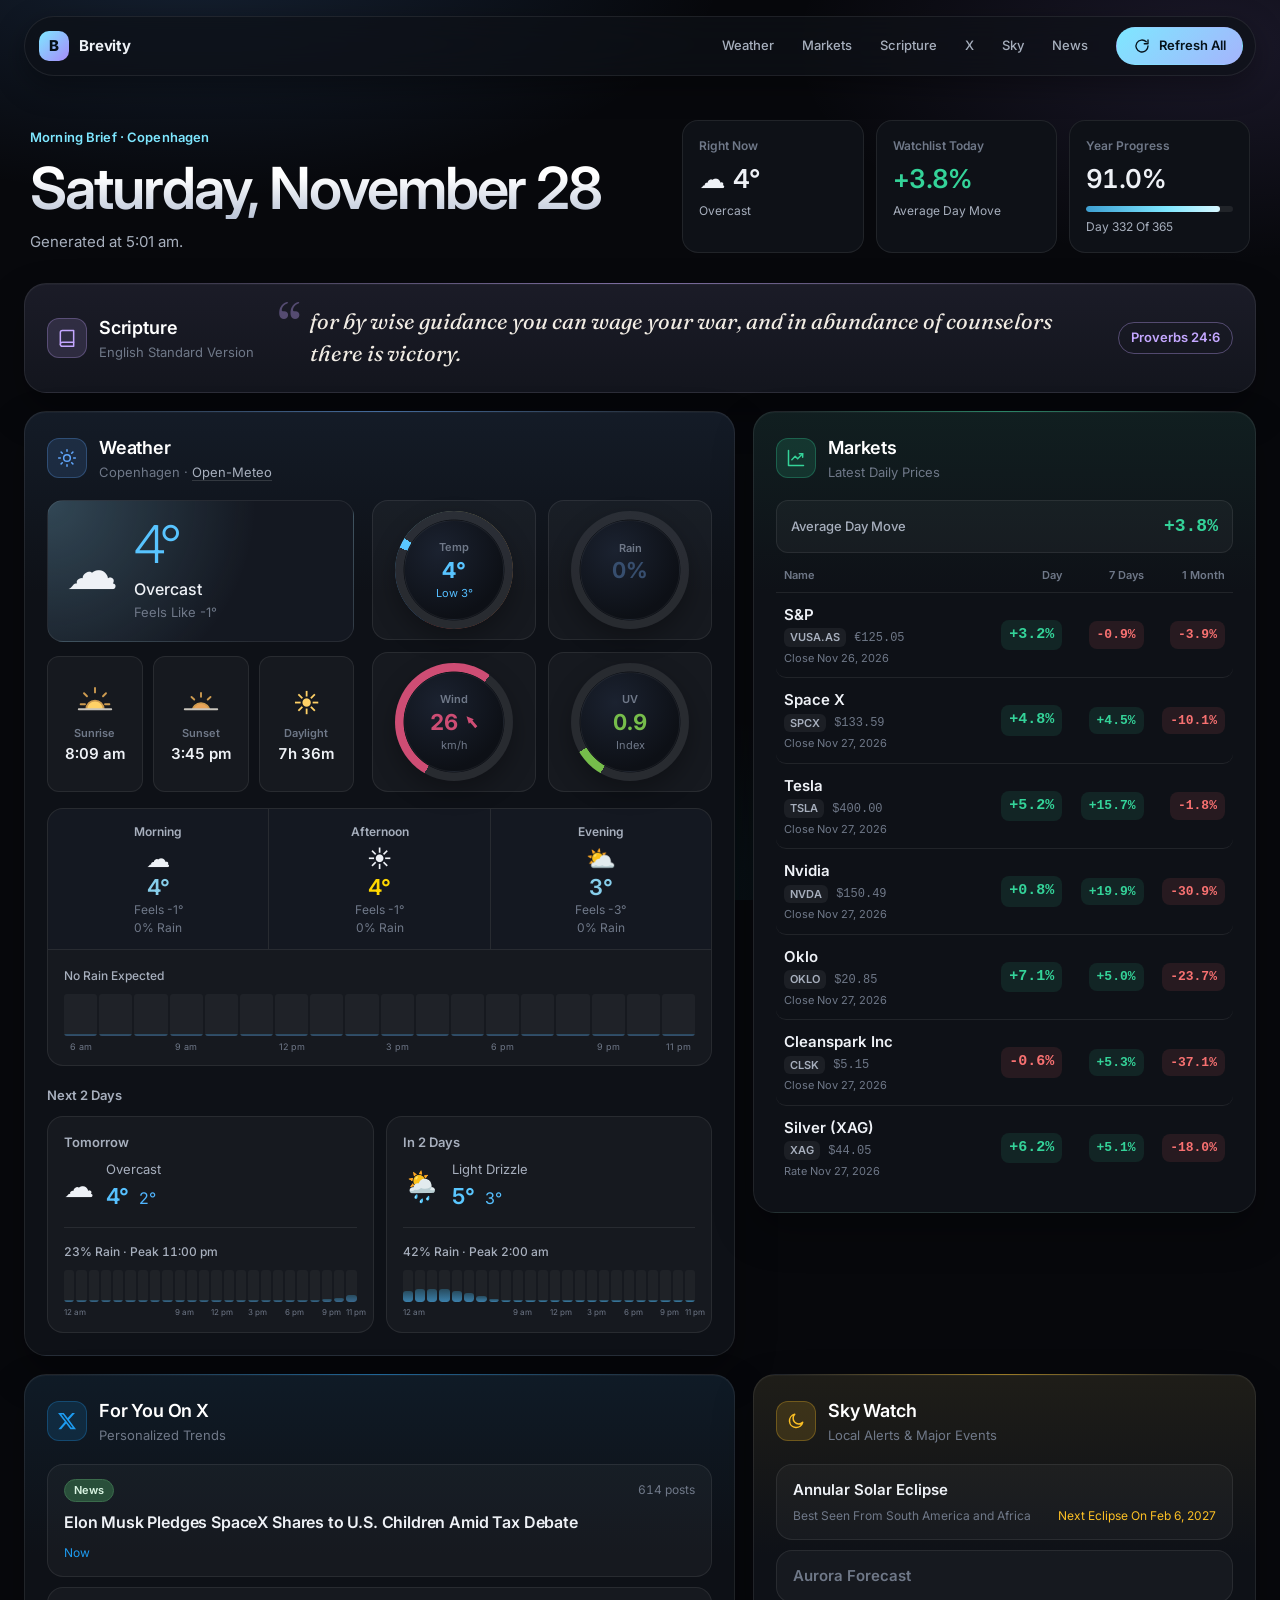
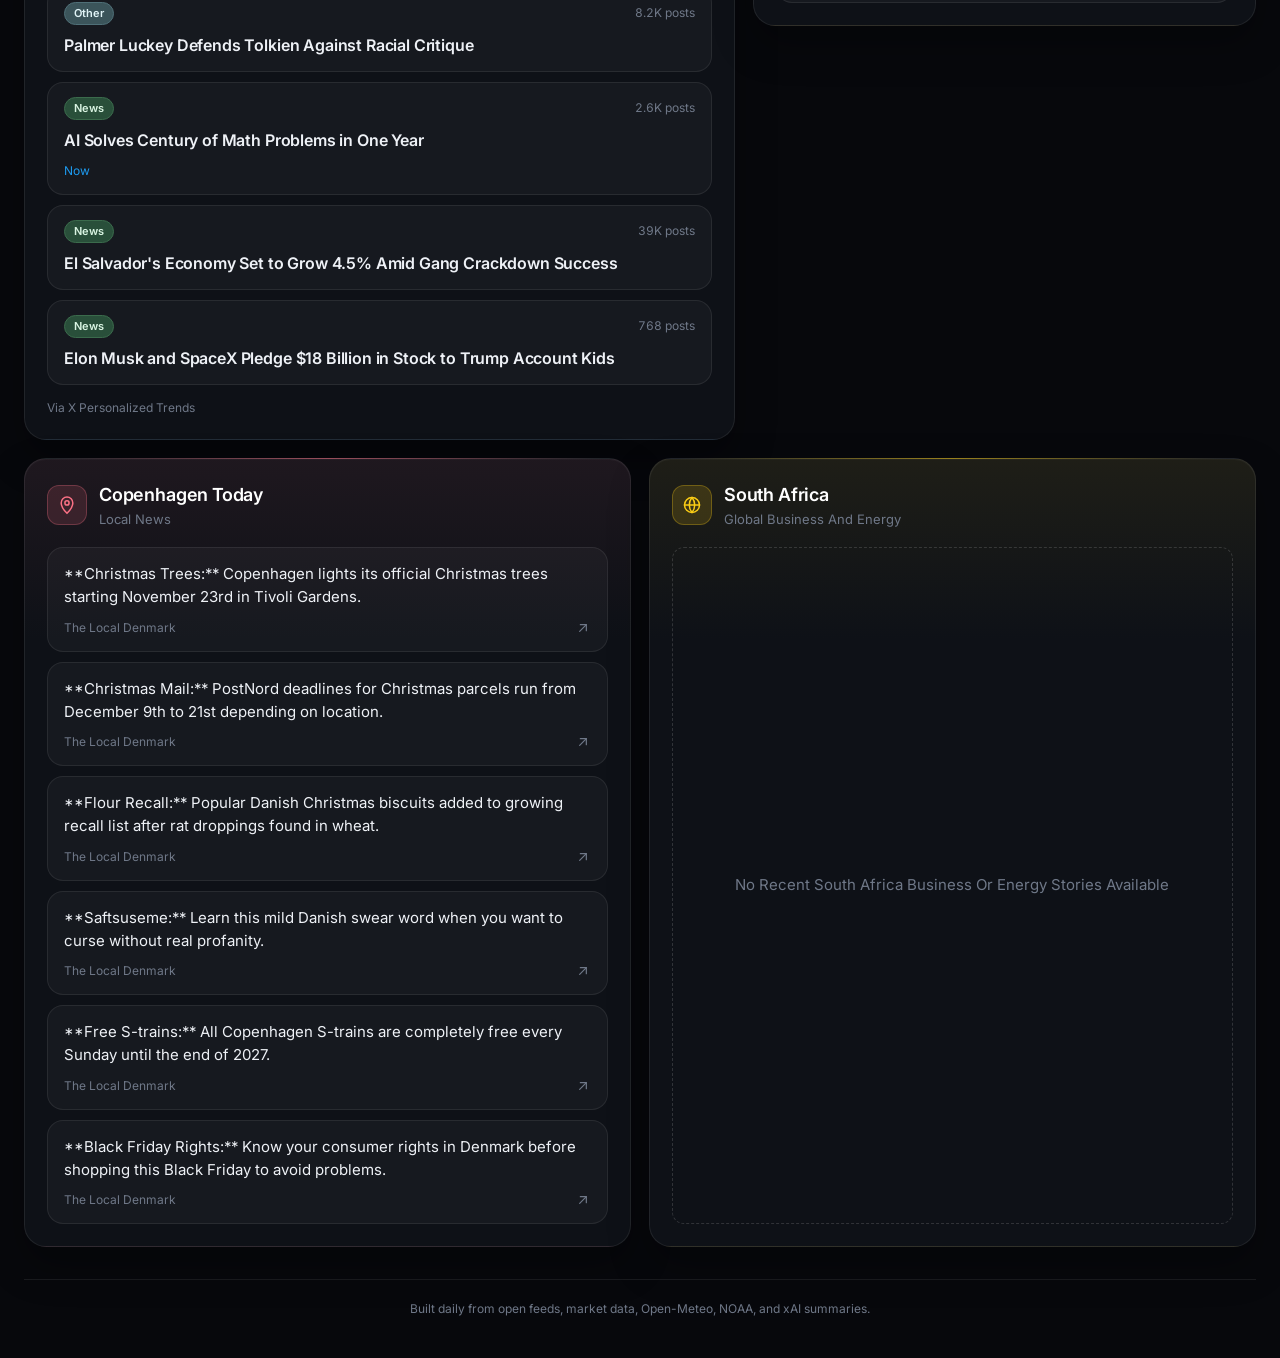
<file: index.html>
<!DOCTYPE html>
<html lang="en"><head>
    <meta charset="UTF-8">
    <meta name="viewport" content="width=device-width, initial-scale=1">
    <title>Brevity · Saturday, November 28</title>
    <meta name="description" content="Daily morning brief covering weather, markets, X, sky watch, and curated news.">
    <meta name="brevity-date" content="2026-11-28">
    <meta name="brevity-generated" content="2026-11-28T05:01:42+01:00" data-clock="5:01 am">
    <meta name="color-scheme" content="dark">
    <meta name="theme-color" content="#07080c">
    <link rel="icon" href="resources/favicon.png?v=eclipse" type="image/png">
    <link rel="icon" href="resources/favicon-32.png?v=eclipse" type="image/png" sizes="32x32">
    <link rel="icon" href="resources/favicon-16.png?v=eclipse" type="image/png" sizes="16x16">
    <link rel="apple-touch-icon" href="resources/apple-touch-icon.png?v=eclipse" sizes="180x180">
    <link rel="preconnect" href="https://fonts.googleapis.com" media="screen">
    <link rel="preconnect" href="https://fonts.gstatic.com" crossorigin media="screen">
    <link rel="stylesheet"
        href="https://fonts.googleapis.com/css2?family=Inter:wght@300;400;500;600;700&family=Fraunces:ital,wght@1,400;1,500&display=swap"
        media="screen">
    <link rel="stylesheet" href="brevity.css?v=revamp2">
    <link rel="stylesheet" href="brevity-web.css?v=revamp2" media="screen">
    <script src="brevity.js?v=revamp2" defer></script>
</head>

<body>
    <div class="page">
        <nav class="topbar" aria-label="Sections">
            <a class="brand" href="#top" aria-label="Brevity Home">
                <span class="brand-mark" aria-hidden="true">B</span>
                <span class="brand-name">Brevity</span>
            </a>
            <div class="topbar-links">
                <a href="#weather">Weather</a>
                <a href="#markets">Markets</a>
                <a href="#scripture">Scripture</a>
                <a href="#x">X</a>
                <a href="#sky">Sky</a>
                <a href="#copenhagen">News</a>
            </div>
            <button type="button" class="btn btn-primary" data-refresh-all data-repo="deanosmith/Brevity-Web"
                data-workflow="main.yml">
                <svg class="icon" viewBox="0 0 24 24" aria-hidden="true" focusable="false"><path d="M20 12a8 8 0 1 1-2.34-5.66" />
    <path d="M20 4v5h-5" /></svg><span data-refresh-label>Refresh All</span>
            </button>
        </nav>

        <header class="hero" id="top">
            <div class="hero-copy">
                <p class="eyebrow">Morning Brief · Copenhagen</p>
                <h1 class="hero-title">Saturday, November 28</h1>
                <p class="hero-sub">Generated at 5:01 am.</p>
            </div>
            <div class="hero-stats">
                <div class="stat">
                    <span class="stat-label">Right Now</span>
                    <span class="stat-value">
                        <span>☁️</span>
                        <span>4°</span>
                    </span>
                    <span class="stat-sub">Overcast</span>
                </div>
                <div class="stat">
                    <span class="stat-label">Watchlist Today</span>
                    <span class="stat-value green">+3.8%</span>
                    <span class="stat-sub">Average Day Move</span>
                </div>
                <div class="stat">
                    <span class="stat-label">Year Progress</span>
                    <span class="stat-value">91.0%</span>
                    <span class="progress" aria-hidden="true"><span class="progress-fill"
                            style="width: 91.0%;"></span></span>
                    <span class="stat-sub">Day 332 Of 365</span>
                </div>
            </div>
        </header>

        <main class="layout">
            <section class="panel scripture-panel" id="scripture">
                <header class="panel-head">
    <div class="panel-title">
        <span class="panel-icon"><svg class="icon" viewBox="0 0 24 24" aria-hidden="true" focusable="false"><path d="M4 19.5A2.5 2.5 0 0 1 6.5 17H20V3H6.5A2.5 2.5 0 0 0 4 5.5z" />
    <path d="M4 19.5A2.5 2.5 0 0 0 6.5 22H20v-5" /></svg></span>
        <div class="panel-title-copy">
            <h2>Scripture</h2>
            <p class="panel-sub">
                English Standard Version
            </p>
        </div>
    </div>
</header>
                <div class="panel-body">
                    <figure class="verse">
                        <blockquote class="verse-text">for by wise guidance you can wage your war, and in abundance of counselors there is victory.</blockquote>
                        <figcaption class="verse-caption">
                            <a class="verse-ref" href="https://www.biblegateway.com/passage/?search=Proverbs%2024%3A6&amp;version=ESV" target="_blank"
                                rel="noopener noreferrer">Proverbs 24:6</a>
                        </figcaption>
                    </figure>
                </div>
            </section>

            <section class="panel weather-panel" id="weather">
                <header class="panel-head">
    <div class="panel-title">
        <span class="panel-icon"><svg class="icon" viewBox="0 0 24 24" aria-hidden="true" focusable="false"><circle cx="12" cy="12" r="4" />
    <path
        d="M12 2v2M12 20v2M4.93 4.93l1.41 1.41M17.66 17.66l1.41 1.41M2 12h2M20 12h2M4.93 19.07l1.41-1.41M17.66 6.34l1.41-1.41" /></svg></span>
        <div class="panel-title-copy">
            <h2>Weather</h2>
            <p class="panel-sub">
                Copenhagen
                · <a class="source-link" href="https://open-meteo.com/" target="_blank" rel="noopener noreferrer">Open-Meteo</a>
            </p>
        </div>
    </div>
</header>
                <div class="panel-body">
                    <div class="weather-top">
                        <div class="weather-now-column">
                            <div class="weather-now-card"
                                style="--now-color: #87CEEB;">
                                <div class="weather-hero-icon">☁️
                                </div>
                                <div class="weather-now-copy">
                                    <div class="weather-now-temp" style="color: #58c4ff;">4°</div>
                                    <div class="weather-now-condition">Overcast</div>
                                    <div class="weather-now-feels">Feels Like -1°</div>
                                </div>
                            </div>

                            <div class="sun-path" role="img" aria-label="Sunrise and sunset">
                                <div class="sun-event">
                                    <svg class="sun-event-icon" viewBox="0 0 32 32" aria-hidden="true"
                                        focusable="false">
                                        <defs>
                                            <clipPath id="sunriseClip">
                                                <rect x="0" y="0" width="32" height="21" />
                                            </clipPath>
                                        </defs>
                                        <g clip-path="url(#sunriseClip)">
                                            <circle cx="16" cy="21" r="7" fill="#ffd166" stroke="#cd9b50"
                                                stroke-width="1.4" />
                                            <g fill="none" stroke="#cd9b50" stroke-width="1.5" stroke-linecap="round">
                                                <line x1="16" y1="4" x2="16" y2="7.5" />
                                                <line x1="7.2" y1="8.2" x2="9.6" y2="10.6" />
                                                <line x1="24.8" y1="8.2" x2="22.4" y2="10.6" />
                                                <line x1="4.5" y1="17" x2="8" y2="17" />
                                                <line x1="27.5" y1="17" x2="24" y2="17" />
                                            </g>
                                        </g>
                                        <line x1="3" y1="21" x2="29" y2="21" stroke="#c8c4bc" stroke-width="1.5"
                                            stroke-linecap="round" />
                                    </svg>
                                    <span class="sun-event-label">Sunrise</span>
                                    <span class="sun-event-time">8:09 am</span>
                                </div>
                                <div class="sun-event">
                                    <svg class="sun-event-icon" viewBox="0 0 32 32" aria-hidden="true"
                                        focusable="false">
                                        <defs>
                                            <clipPath id="sunsetClip">
                                                <rect x="0" y="0" width="32" height="21" />
                                            </clipPath>
                                        </defs>
                                        <g clip-path="url(#sunsetClip)">
                                            <circle cx="16" cy="23" r="7" fill="#e8a45a" stroke="#cd9b50"
                                                stroke-width="1.4" />
                                            <g fill="none" stroke="#cd9b50" stroke-width="1.5" stroke-linecap="round">
                                                <line x1="16" y1="8" x2="16" y2="11" />
                                                <line x1="8.4" y1="11.2" x2="10.6" y2="13.2" />
                                                <line x1="23.6" y1="11.2" x2="21.4" y2="13.2" />
                                            </g>
                                        </g>
                                        <line x1="3" y1="21" x2="29" y2="21" stroke="#c8c4bc" stroke-width="1.5"
                                            stroke-linecap="round" />
                                    </svg>
                                    <span class="sun-event-label">Sunset</span>
                                    <span class="sun-event-time">3:45 pm</span>
                                </div>
                                <div class="sun-event sun-daylight">
                                    <span class="sun-event-label">Daylight</span>
                                    <span class="sun-event-time">7h 36m</span>
                                </div>
                            </div>
                        </div>

                        <div class="dial-row">
                            <div class="dial-card">
                                <div class="dial dial-temp"
                                    style="--start: 22.9; --end: 25.7; --accent: #58c4ff;">
                                    <div class="dial-face">
                                        <div class="dial-label">Temp</div>
                                        <div class="dial-value" style="color: #58c4ff;">4°</div>
                                        <div class="dial-sub" style="color: #55beff;">Low 3°</div>
                                    </div>
                                </div>
                            </div>
                            <div class="dial-card">
                                <div class="dial"
                                    style="--progress: 0.0; --accent: #374e6e;">
                                    <div class="dial-face">
                                        <div class="dial-label">Rain</div>
                                        <div class="dial-value" style="color: #374e6e;">0%</div>
                                        <div class="dial-sub"></div>
                                    </div>
                                </div>
                            </div>
                            <div class="dial-card">
                                <div class="dial"
                                    style="--progress: 52.0; --accent: #ce4d74;">
                                    <div class="dial-face">
                                        <div class="dial-label">Wind</div>
                                        <div class="dial-value" style="color: #ce4d74;">26<span class="wind-arrow"
                                                style="--wind-dir: 138;" aria-hidden="true"><svg
                                                    viewBox="0 0 26 14" focusable="false">
                                                    <path d="M1 4.6h12.2V1.6L24.8 7 13.2 12.4V9.4H1z" />
                                                </svg></span></div>
                                        <div class="dial-sub">km/h</div>
                                    </div>
                                </div>
                            </div>
                            <div class="dial-card">
                                <div class="dial"
                                    style="--progress: 8.2; --accent: #76bd4b;">
                                    <div class="dial-face">
                                        <div class="dial-label">UV</div>
                                        <div class="dial-value" style="color: #76bd4b;">0.9</div>
                                        <div class="dial-sub">Index</div>
                                    </div>
                                </div>
                            </div>
                        </div>
                    </div>

                    <div class="period-strip">
                        <div class="period-grid">
                            <div class="period-card">
                                <div class="period-label">Morning</div>
                                <div class="period-icon">☁️</div>
                                <div class="period-temp" 
                                    style="color: #87CEEB;" >4°</div>
                                <div class="period-feels">Feels -1°</div>
                                <div class="period-rain">0% Rain</div>
                            </div>
                            <div class="period-card">
                                <div class="period-label">Afternoon</div>
                                <div class="period-icon">☀️</div>
                                <div class="period-temp" 
                                    style="color: #FFD700;" >4°</div>
                                <div class="period-feels">Feels -1°</div>
                                <div class="period-rain">0% Rain</div>
                            </div>
                            <div class="period-card">
                                <div class="period-label">Evening</div>
                                <div class="period-icon">⛅️</div>
                                <div class="period-temp" 
                                    style="color: #87CEEB;" >3°</div>
                                <div class="period-feels">Feels -3°</div>
                                <div class="period-rain">0% Rain</div>
                            </div>
                        </div>
                        <div class="rain-timeline" style="--rain-color: #374e6e;">
    <div class="rain-timeline-head">
        <span class="rain-timeline-peak">No Rain Expected</span>
    </div>
    <div class="rain-timeline-track" aria-hidden="true">
        <div class="rain-bar" style="--rain: 0;"
            title="6:00 am · 0%"><span
                class="rain-bar-fill"></span></div>
        <div class="rain-bar" style="--rain: 0;"
            title="7:00 am · 0%"><span
                class="rain-bar-fill"></span></div>
        <div class="rain-bar" style="--rain: 0;"
            title="8:00 am · 0%"><span
                class="rain-bar-fill"></span></div>
        <div class="rain-bar" style="--rain: 0;"
            title="9:00 am · 0%"><span
                class="rain-bar-fill"></span></div>
        <div class="rain-bar" style="--rain: 0;"
            title="10:00 am · 0%"><span
                class="rain-bar-fill"></span></div>
        <div class="rain-bar" style="--rain: 0;"
            title="11:00 am · 0%"><span
                class="rain-bar-fill"></span></div>
        <div class="rain-bar" style="--rain: 0;"
            title="12:00 pm · 0%"><span
                class="rain-bar-fill"></span></div>
        <div class="rain-bar" style="--rain: 0;"
            title="1:00 pm · 0%"><span
                class="rain-bar-fill"></span></div>
        <div class="rain-bar" style="--rain: 0;"
            title="2:00 pm · 0%"><span
                class="rain-bar-fill"></span></div>
        <div class="rain-bar" style="--rain: 0;"
            title="3:00 pm · 0%"><span
                class="rain-bar-fill"></span></div>
        <div class="rain-bar" style="--rain: 0;"
            title="4:00 pm · 0%"><span
                class="rain-bar-fill"></span></div>
        <div class="rain-bar" style="--rain: 0;"
            title="5:00 pm · 0%"><span
                class="rain-bar-fill"></span></div>
        <div class="rain-bar" style="--rain: 0;"
            title="6:00 pm · 0%"><span
                class="rain-bar-fill"></span></div>
        <div class="rain-bar" style="--rain: 0;"
            title="7:00 pm · 0%"><span
                class="rain-bar-fill"></span></div>
        <div class="rain-bar" style="--rain: 0;"
            title="8:00 pm · 0%"><span
                class="rain-bar-fill"></span></div>
        <div class="rain-bar" style="--rain: 0;"
            title="9:00 pm · 0%"><span
                class="rain-bar-fill"></span></div>
        <div class="rain-bar" style="--rain: 0;"
            title="10:00 pm · 0%"><span
                class="rain-bar-fill"></span></div>
        <div class="rain-bar" style="--rain: 0;"
            title="11:00 pm · 0%"><span
                class="rain-bar-fill"></span></div>
    </div>
    <div class="rain-timeline-labels">
        <span class="rain-hour">6 am</span>
        <span class="rain-hour is-empty"></span>
        <span class="rain-hour is-empty"></span>
        <span class="rain-hour">9 am</span>
        <span class="rain-hour is-empty"></span>
        <span class="rain-hour is-empty"></span>
        <span class="rain-hour">12 pm</span>
        <span class="rain-hour is-empty"></span>
        <span class="rain-hour is-empty"></span>
        <span class="rain-hour">3 pm</span>
        <span class="rain-hour is-empty"></span>
        <span class="rain-hour is-empty"></span>
        <span class="rain-hour">6 pm</span>
        <span class="rain-hour is-empty"></span>
        <span class="rain-hour is-empty"></span>
        <span class="rain-hour">9 pm</span>
        <span class="rain-hour is-empty"></span>
        <span class="rain-hour">11 pm</span>
    </div>
</div>
                    </div>
                    <div class="forecast-block">
                        <h3 class="block-title">Next 2 Days</h3>
                        <div class="forecast-grid">
                            <div class="forecast-card">
                                <div class="forecast-day">Tomorrow</div>
                                <div class="forecast-main">
                                    <div class="forecast-icon">☁️</div>
                                    <div>
                                        <div class="forecast-condition">Overcast</div>
                                        <div class="forecast-temps">
                                            <span class="hi" style="color: #57c1ff;">4°</span>
                                            <span class="lo" style="color: #51b6ff;">2°</span>
                                        </div>
                                    </div>
                                </div>
                                <div class="rain-timeline compact" style="--rain-color: #39698f;">
    <div class="rain-timeline-head">
        <span class="rain-timeline-peak">23% Rain · Peak 11:00 pm</span>
    </div>
    <div class="rain-timeline-track" aria-hidden="true">
        <div class="rain-bar" style="--rain: 0;"
            title="12:00 am · 0%"><span
                class="rain-bar-fill"></span></div>
        <div class="rain-bar" style="--rain: 0;"
            title="1:00 am · 0%"><span
                class="rain-bar-fill"></span></div>
        <div class="rain-bar" style="--rain: 0;"
            title="2:00 am · 0%"><span
                class="rain-bar-fill"></span></div>
        <div class="rain-bar" style="--rain: 0;"
            title="3:00 am · 0%"><span
                class="rain-bar-fill"></span></div>
        <div class="rain-bar" style="--rain: 0;"
            title="4:00 am · 0%"><span
                class="rain-bar-fill"></span></div>
        <div class="rain-bar" style="--rain: 0;"
            title="5:00 am · 0%"><span
                class="rain-bar-fill"></span></div>
        <div class="rain-bar" style="--rain: 0;"
            title="6:00 am · 0%"><span
                class="rain-bar-fill"></span></div>
        <div class="rain-bar" style="--rain: 0;"
            title="7:00 am · 0%"><span
                class="rain-bar-fill"></span></div>
        <div class="rain-bar" style="--rain: 0;"
            title="8:00 am · 0%"><span
                class="rain-bar-fill"></span></div>
        <div class="rain-bar" style="--rain: 0;"
            title="9:00 am · 0%"><span
                class="rain-bar-fill"></span></div>
        <div class="rain-bar" style="--rain: 0;"
            title="10:00 am · 0%"><span
                class="rain-bar-fill"></span></div>
        <div class="rain-bar" style="--rain: 0;"
            title="11:00 am · 0%"><span
                class="rain-bar-fill"></span></div>
        <div class="rain-bar" style="--rain: 0;"
            title="12:00 pm · 0%"><span
                class="rain-bar-fill"></span></div>
        <div class="rain-bar" style="--rain: 0;"
            title="1:00 pm · 0%"><span
                class="rain-bar-fill"></span></div>
        <div class="rain-bar" style="--rain: 1;"
            title="2:00 pm · 1%"><span
                class="rain-bar-fill"></span></div>
        <div class="rain-bar" style="--rain: 1;"
            title="3:00 pm · 1%"><span
                class="rain-bar-fill"></span></div>
        <div class="rain-bar" style="--rain: 2;"
            title="4:00 pm · 2%"><span
                class="rain-bar-fill"></span></div>
        <div class="rain-bar" style="--rain: 2;"
            title="5:00 pm · 2%"><span
                class="rain-bar-fill"></span></div>
        <div class="rain-bar" style="--rain: 3;"
            title="6:00 pm · 3%"><span
                class="rain-bar-fill"></span></div>
        <div class="rain-bar" style="--rain: 4;"
            title="7:00 pm · 4%"><span
                class="rain-bar-fill"></span></div>
        <div class="rain-bar" style="--rain: 6;"
            title="8:00 pm · 6%"><span
                class="rain-bar-fill"></span></div>
        <div class="rain-bar" style="--rain: 9;"
            title="9:00 pm · 9%"><span
                class="rain-bar-fill"></span></div>
        <div class="rain-bar" style="--rain: 14;"
            title="10:00 pm · 14%"><span
                class="rain-bar-fill"></span></div>
        <div class="rain-bar" style="--rain: 23;"
            title="11:00 pm · 23%"><span
                class="rain-bar-fill"></span></div>
    </div>
    <div class="rain-timeline-labels">
        <span class="rain-hour">12 am</span>
        <span class="rain-hour is-empty"></span>
        <span class="rain-hour is-empty"></span>
        <span class="rain-hour is-empty"></span>
        <span class="rain-hour is-empty"></span>
        <span class="rain-hour is-empty"></span>
        <span class="rain-hour is-empty"></span>
        <span class="rain-hour is-empty"></span>
        <span class="rain-hour is-empty"></span>
        <span class="rain-hour">9 am</span>
        <span class="rain-hour is-empty"></span>
        <span class="rain-hour is-empty"></span>
        <span class="rain-hour">12 pm</span>
        <span class="rain-hour is-empty"></span>
        <span class="rain-hour is-empty"></span>
        <span class="rain-hour">3 pm</span>
        <span class="rain-hour is-empty"></span>
        <span class="rain-hour is-empty"></span>
        <span class="rain-hour">6 pm</span>
        <span class="rain-hour is-empty"></span>
        <span class="rain-hour is-empty"></span>
        <span class="rain-hour">9 pm</span>
        <span class="rain-hour is-empty"></span>
        <span class="rain-hour">11 pm</span>
    </div>
</div>
                            </div>
                            <div class="forecast-card">
                                <div class="forecast-day">In 2 Days</div>
                                <div class="forecast-main">
                                    <div class="forecast-icon">🌦️</div>
                                    <div>
                                        <div class="forecast-condition">Light Drizzle</div>
                                        <div class="forecast-temps">
                                            <span class="hi" style="color: #5ac7ff;">5°</span>
                                            <span class="lo" style="color: #56c0ff;">3°</span>
                                        </div>
                                    </div>
                                </div>
                                <div class="rain-timeline compact" style="--rain-color: #3b80ab;">
    <div class="rain-timeline-head">
        <span class="rain-timeline-peak">42% Rain · Peak 2:00 am</span>
    </div>
    <div class="rain-timeline-track" aria-hidden="true">
        <div class="rain-bar" style="--rain: 34;"
            title="12:00 am · 34%"><span
                class="rain-bar-fill"></span></div>
        <div class="rain-bar" style="--rain: 41;"
            title="1:00 am · 41%"><span
                class="rain-bar-fill"></span></div>
        <div class="rain-bar" style="--rain: 42;"
            title="2:00 am · 42%"><span
                class="rain-bar-fill"></span></div>
        <div class="rain-bar" style="--rain: 40;"
            title="3:00 am · 40%"><span
                class="rain-bar-fill"></span></div>
        <div class="rain-bar" style="--rain: 35;"
            title="4:00 am · 35%"><span
                class="rain-bar-fill"></span></div>
        <div class="rain-bar" style="--rain: 27;"
            title="5:00 am · 27%"><span
                class="rain-bar-fill"></span></div>
        <div class="rain-bar" style="--rain: 18;"
            title="6:00 am · 18%"><span
                class="rain-bar-fill"></span></div>
        <div class="rain-bar" style="--rain: 10;"
            title="7:00 am · 10%"><span
                class="rain-bar-fill"></span></div>
        <div class="rain-bar" style="--rain: 6;"
            title="8:00 am · 6%"><span
                class="rain-bar-fill"></span></div>
        <div class="rain-bar" style="--rain: 4;"
            title="9:00 am · 4%"><span
                class="rain-bar-fill"></span></div>
        <div class="rain-bar" style="--rain: 2;"
            title="10:00 am · 2%"><span
                class="rain-bar-fill"></span></div>
        <div class="rain-bar" style="--rain: 1;"
            title="11:00 am · 1%"><span
                class="rain-bar-fill"></span></div>
        <div class="rain-bar" style="--rain: 0;"
            title="12:00 pm · 0%"><span
                class="rain-bar-fill"></span></div>
        <div class="rain-bar" style="--rain: 0;"
            title="1:00 pm · 0%"><span
                class="rain-bar-fill"></span></div>
        <div class="rain-bar" style="--rain: 0;"
            title="2:00 pm · 0%"><span
                class="rain-bar-fill"></span></div>
        <div class="rain-bar" style="--rain: 0;"
            title="3:00 pm · 0%"><span
                class="rain-bar-fill"></span></div>
        <div class="rain-bar" style="--rain: 0;"
            title="4:00 pm · 0%"><span
                class="rain-bar-fill"></span></div>
        <div class="rain-bar" style="--rain: 0;"
            title="5:00 pm · 0%"><span
                class="rain-bar-fill"></span></div>
        <div class="rain-bar" style="--rain: 0;"
            title="6:00 pm · 0%"><span
                class="rain-bar-fill"></span></div>
        <div class="rain-bar" style="--rain: 0;"
            title="7:00 pm · 0%"><span
                class="rain-bar-fill"></span></div>
        <div class="rain-bar" style="--rain: 0;"
            title="8:00 pm · 0%"><span
                class="rain-bar-fill"></span></div>
        <div class="rain-bar" style="--rain: 0;"
            title="9:00 pm · 0%"><span
                class="rain-bar-fill"></span></div>
        <div class="rain-bar" style="--rain: 0;"
            title="10:00 pm · 0%"><span
                class="rain-bar-fill"></span></div>
        <div class="rain-bar" style="--rain: 0;"
            title="11:00 pm · 0%"><span
                class="rain-bar-fill"></span></div>
    </div>
    <div class="rain-timeline-labels">
        <span class="rain-hour">12 am</span>
        <span class="rain-hour is-empty"></span>
        <span class="rain-hour is-empty"></span>
        <span class="rain-hour is-empty"></span>
        <span class="rain-hour is-empty"></span>
        <span class="rain-hour is-empty"></span>
        <span class="rain-hour is-empty"></span>
        <span class="rain-hour is-empty"></span>
        <span class="rain-hour is-empty"></span>
        <span class="rain-hour">9 am</span>
        <span class="rain-hour is-empty"></span>
        <span class="rain-hour is-empty"></span>
        <span class="rain-hour">12 pm</span>
        <span class="rain-hour is-empty"></span>
        <span class="rain-hour is-empty"></span>
        <span class="rain-hour">3 pm</span>
        <span class="rain-hour is-empty"></span>
        <span class="rain-hour is-empty"></span>
        <span class="rain-hour">6 pm</span>
        <span class="rain-hour is-empty"></span>
        <span class="rain-hour is-empty"></span>
        <span class="rain-hour">9 pm</span>
        <span class="rain-hour is-empty"></span>
        <span class="rain-hour">11 pm</span>
    </div>
</div>
                            </div>
                        </div>
                    </div>
                </div>
            </section>

            <div class="stack">
                <section class="panel markets-panel" id="markets">
                    <header class="panel-head">
    <div class="panel-title">
        <span class="panel-icon"><svg class="icon" viewBox="0 0 24 24" aria-hidden="true" focusable="false"><path d="M3 3v18h18" />
    <path d="M7 14l4-4 3 3 6-6" />
    <path d="M16 7h4v4" /></svg></span>
        <div class="panel-title-copy">
            <h2>Markets</h2>
            <p class="panel-sub">
                Latest Daily Prices
            </p>
        </div>
    </div>
</header>
                    <div class="panel-body">
                        <div class="market-summary">
                            <span class="market-summary-label">Average Day Move</span>
                            <span class="avg-pill green">+3.8%</span>
                        </div>
                        <div class="stock-list">
                            <div class="stock-row stock-header">
                                <div class="stock-identity">Name</div>
                                <div class="stock-metrics">
                                    <div class="stock-metric-label">Day</div>
                                    <div class="stock-metric-label">7 Days</div>
                                    <div class="stock-metric-label">1 Month</div>
                                </div>
                            </div>
                            <div class="stock-row">
                                <div class="stock-identity">
                                    <div class="stock-name"><a href="https://finance.yahoo.com/quote/VUSA.AS/history/"
                                            title="Vanguard S&amp;P 500 UCITS ETF" target="_blank"
                                            rel="noopener noreferrer">S&amp;P</a></div>
                                    <div class="stock-sub"><span class="stock-symbol">VUSA.AS</span>
                                        <span class="stock-price">€125.05</span>
                                    </div>
                                    <div class="stock-as-of">Close Nov 26, 2026</div>
                                </div>
                                <div class="stock-metrics">
                                    <div class="stock-change stock-change-day green">+3.2%</div>
                                    <div class="stock-change red">-0.9%</div>
                                    <div class="stock-change red">-3.9%</div>
                                </div>
                            </div>
                            <div class="stock-row">
                                <div class="stock-identity">
                                    <div class="stock-name"><a href="https://finance.yahoo.com/quote/SPCX/history/"
                                            title="Space Exploration Technologies Corp." target="_blank"
                                            rel="noopener noreferrer">Space X</a></div>
                                    <div class="stock-sub"><span class="stock-symbol">SPCX</span>
                                        <span class="stock-price">$133.59</span>
                                    </div>
                                    <div class="stock-as-of">Close Nov 27, 2026</div>
                                </div>
                                <div class="stock-metrics">
                                    <div class="stock-change stock-change-day green">+4.8%</div>
                                    <div class="stock-change green">+4.5%</div>
                                    <div class="stock-change red">-10.1%</div>
                                </div>
                            </div>
                            <div class="stock-row">
                                <div class="stock-identity">
                                    <div class="stock-name"><a href="https://finance.yahoo.com/quote/TSLA/history/"
                                            title="Tesla, Inc." target="_blank"
                                            rel="noopener noreferrer">Tesla</a></div>
                                    <div class="stock-sub"><span class="stock-symbol">TSLA</span>
                                        <span class="stock-price">$400.00</span>
                                    </div>
                                    <div class="stock-as-of">Close Nov 27, 2026</div>
                                </div>
                                <div class="stock-metrics">
                                    <div class="stock-change stock-change-day green">+5.2%</div>
                                    <div class="stock-change green">+15.7%</div>
                                    <div class="stock-change red">-1.8%</div>
                                </div>
                            </div>
                            <div class="stock-row">
                                <div class="stock-identity">
                                    <div class="stock-name"><a href="https://finance.yahoo.com/quote/NVDA/history/"
                                            title="NVIDIA Corporation" target="_blank"
                                            rel="noopener noreferrer">Nvidia</a></div>
                                    <div class="stock-sub"><span class="stock-symbol">NVDA</span>
                                        <span class="stock-price">$150.49</span>
                                    </div>
                                    <div class="stock-as-of">Close Nov 27, 2026</div>
                                </div>
                                <div class="stock-metrics">
                                    <div class="stock-change stock-change-day green">+0.8%</div>
                                    <div class="stock-change green">+19.9%</div>
                                    <div class="stock-change red">-30.9%</div>
                                </div>
                            </div>
                            <div class="stock-row">
                                <div class="stock-identity">
                                    <div class="stock-name"><a href="https://finance.yahoo.com/quote/OKLO/history/"
                                            title="Oklo Inc." target="_blank"
                                            rel="noopener noreferrer">Oklo</a></div>
                                    <div class="stock-sub"><span class="stock-symbol">OKLO</span>
                                        <span class="stock-price">$20.85</span>
                                    </div>
                                    <div class="stock-as-of">Close Nov 27, 2026</div>
                                </div>
                                <div class="stock-metrics">
                                    <div class="stock-change stock-change-day green">+7.1%</div>
                                    <div class="stock-change green">+5.0%</div>
                                    <div class="stock-change red">-23.7%</div>
                                </div>
                            </div>
                            <div class="stock-row">
                                <div class="stock-identity">
                                    <div class="stock-name"><a href="https://finance.yahoo.com/quote/CLSK/history/"
                                            title="CleanSpark, Inc." target="_blank"
                                            rel="noopener noreferrer">Cleanspark Inc</a></div>
                                    <div class="stock-sub"><span class="stock-symbol">CLSK</span>
                                        <span class="stock-price">$5.15</span>
                                    </div>
                                    <div class="stock-as-of">Close Nov 27, 2026</div>
                                </div>
                                <div class="stock-metrics">
                                    <div class="stock-change stock-change-day red">-0.6%</div>
                                    <div class="stock-change green">+5.3%</div>
                                    <div class="stock-change red">-37.1%</div>
                                </div>
                            </div>
                            <div class="stock-row">
                                <div class="stock-identity">
                                    <div class="stock-name"><a href="https://www.tradingview.com/symbols/XAGUSD/"
                                            title="Silver Spot (USD) · Currency API Reference Rate" target="_blank"
                                            rel="noopener noreferrer">Silver (XAG)</a></div>
                                    <div class="stock-sub"><span class="stock-symbol">XAG</span>
                                        <span class="stock-price">$44.05</span>
                                    </div>
                                    <div class="stock-as-of">Rate Nov 27, 2026</div>
                                </div>
                                <div class="stock-metrics">
                                    <div class="stock-change stock-change-day green">+6.2%</div>
                                    <div class="stock-change green">+5.1%</div>
                                    <div class="stock-change red">-18.0%</div>
                                </div>
                            </div>
                        </div>
                    </div>
                </section>

            </div>

            <section class="panel x-panel" id="x">
                <header class="panel-head">
    <div class="panel-title">
        <span class="panel-icon"><svg class="icon icon-fill" viewBox="0 0 24 24" aria-hidden="true" focusable="false">
    <path
        d="M18.244 2.25h3.308l-7.227 8.26 8.502 11.24H16.17l-5.214-6.817L4.99 21.75H1.68l7.73-8.835L1.254 2.25H8.08l4.713 6.231zm-1.161 17.52h1.833L7.084 4.126H5.117z" />
</svg></span>
        <div class="panel-title-copy">
            <h2>For You On X</h2>
            <p class="panel-sub">
                Personalized Trends
            </p>
        </div>
    </div>
</header>
                <div class="panel-body">
                    <div class="x-list">
                        <article class="x-card">
                            <div class="x-card-top">
                                <span class="chip" style="--kw-bg: #294f3a; --kw-border: #3b6b4c; --kw-text: #d9f4e2;">News</span>
                                <span class="x-volume">614 posts</span>
                            </div>
                            <h3 class="x-card-title"><a class="stretched-link" href="https://x.com/search?q=Elon%20Musk%20Pledges%20SpaceX&amp;src=typed_query" target="_blank"
                                    rel="noopener noreferrer">Elon Musk Pledges SpaceX Shares to U.S. Children Amid Tax Debate</a></h3>
                            <div class="x-card-foot">
                                <span class="trend-when">Now</span>
                            </div>
                        </article>
                        <article class="x-card">
                            <div class="x-card-top">
                                <span class="chip" style="--kw-bg: #3b545a; --kw-border: #4f6f77; --kw-text: #e0f3f6;">Other</span>
                                <span class="x-volume">8.2K posts</span>
                            </div>
                            <h3 class="x-card-title"><a class="stretched-link" href="https://x.com/search?q=Palmer%20Luckey%20Defends%20Tolkien&amp;src=typed_query" target="_blank"
                                    rel="noopener noreferrer">Palmer Luckey Defends Tolkien Against Racial Critique</a></h3>
                        </article>
                        <article class="x-card">
                            <div class="x-card-top">
                                <span class="chip" style="--kw-bg: #294f3a; --kw-border: #3b6b4c; --kw-text: #d9f4e2;">News</span>
                                <span class="x-volume">2.6K posts</span>
                            </div>
                            <h3 class="x-card-title"><a class="stretched-link" href="https://x.com/search?q=AI%20Solves%20Century&amp;src=typed_query" target="_blank"
                                    rel="noopener noreferrer">AI Solves Century of Math Problems in One Year</a></h3>
                            <div class="x-card-foot">
                                <span class="trend-when">Now</span>
                            </div>
                        </article>
                        <article class="x-card">
                            <div class="x-card-top">
                                <span class="chip" style="--kw-bg: #294f3a; --kw-border: #3b6b4c; --kw-text: #d9f4e2;">News</span>
                                <span class="x-volume">39K posts</span>
                            </div>
                            <h3 class="x-card-title"><a class="stretched-link" href="https://x.com/search?q=El%20Salvador%27s%20Economy%20Set&amp;src=typed_query" target="_blank"
                                    rel="noopener noreferrer">El Salvador&#39;s Economy Set to Grow 4.5% Amid Gang Crackdown Success</a></h3>
                        </article>
                        <article class="x-card">
                            <div class="x-card-top">
                                <span class="chip" style="--kw-bg: #294f3a; --kw-border: #3b6b4c; --kw-text: #d9f4e2;">News</span>
                                <span class="x-volume">768 posts</span>
                            </div>
                            <h3 class="x-card-title"><a class="stretched-link" href="https://x.com/search?q=Elon%20Musk&amp;src=typed_query" target="_blank"
                                    rel="noopener noreferrer">Elon Musk and SpaceX Pledge $18 Billion in Stock to Trump Account Kids</a></h3>
                        </article>
                    </div>
                    <p class="panel-note">Via X Personalized Trends</p>
                </div>
            </section>

            <section class="panel sky-panel" id="sky">
                <header class="panel-head">
    <div class="panel-title">
        <span class="panel-icon"><svg class="icon" viewBox="0 0 24 24" aria-hidden="true" focusable="false"><path d="M20 13.5A8 8 0 1 1 10.5 4a6.5 6.5 0 0 0 9.5 9.5z" /></svg></span>
        <div class="panel-title-copy">
            <h2>Sky Watch</h2>
            <p class="panel-sub">
                Local Alerts &amp; Major Events
            </p>
        </div>
    </div>
</header>
                <div class="panel-body">
                    <div class="trend-list">
                        <a class="trend-card" href="https://science.nasa.gov/eclipses/future-eclipses/eclipse-2027/"
                            target="_blank" rel="noopener noreferrer">
                            <div class="trend-name">Annular Solar Eclipse</div>
                            <div class="trend-meta">
                                <span class="trend-detail">Best Seen From South America and Africa</span>
                                <span class="trend-when">Next Eclipse On Feb 6, 2027</span>
                            </div>
                        </a>
                        <a class="trend-card sky-source-link"
                            href="https://www.swpc.noaa.gov/products/aurora-30-minute-forecast" target="_blank"
                            rel="noopener noreferrer">
                            <div class="trend-name">Aurora Forecast</div>
                        </a>
                    </div>
                </div>
            </section>

            <section class="panel news-panel copenhagen-panel" id="copenhagen">
    <header class="panel-head">
    <div class="panel-title">
        <span class="panel-icon"><svg class="icon" viewBox="0 0 24 24" aria-hidden="true" focusable="false"><path d="M12 22s7-7.1 7-12.5a7 7 0 1 0-14 0C5 14.9 12 22 12 22z" />
    <circle cx="12" cy="9.5" r="2.5" /></svg></span>
        <div class="panel-title-copy">
            <h2>Copenhagen Today</h2>
            <p class="panel-sub">
                Local News
            </p>
        </div>
    </div>
</header>
    <div class="panel-body">
        <div class="news-list">
            <a class="news-item" href="https://www.thelocal.dk/20261124/calendar-when-can-you-watch-copenhagen-light-up-its-christmas-trees" target="_blank" rel="noopener noreferrer">
                <div class="news-headline">**Christmas Trees:** Copenhagen lights its official Christmas trees starting November 23rd in Tivoli Gardens.</div>
                <div class="news-foot">
                    <span class="news-source">The Local Denmark</span>
                    <span class="news-arrow"><svg class="icon" viewBox="0 0 24 24" aria-hidden="true" focusable="false"><path d="M7 17L17 7" />
    <path d="M8 7h9v9" /></svg></span>
                </div>
            </a>
            <a class="news-item" href="https://www.thelocal.dk/20241211/what-are-the-deadlines-for-sending-mail-in-denmark-in-time-for-christmas" target="_blank" rel="noopener noreferrer">
                <div class="news-headline">**Christmas Mail:** PostNord deadlines for Christmas parcels run from December 9th to 21st depending on location.</div>
                <div class="news-foot">
                    <span class="news-source">The Local Denmark</span>
                    <span class="news-arrow"><svg class="icon" viewBox="0 0 24 24" aria-hidden="true" focusable="false"><path d="M7 17L17 7" />
    <path d="M8 7h9v9" /></svg></span>
                </div>
            </a>
            <a class="news-item" href="https://www.thelocal.dk/20261127/list-of-recalled-items-grows-in-danish-flour-contamination-case" target="_blank" rel="noopener noreferrer">
                <div class="news-headline">**Flour Recall:** Popular Danish Christmas biscuits added to growing recall list after rat droppings found in wheat.</div>
                <div class="news-foot">
                    <span class="news-source">The Local Denmark</span>
                    <span class="news-arrow"><svg class="icon" viewBox="0 0 24 24" aria-hidden="true" focusable="false"><path d="M7 17L17 7" />
    <path d="M8 7h9v9" /></svg></span>
                </div>
            </a>
            <a class="news-item" href="https://www.thelocal.dk/20261127/danish-word-of-the-day-saftsuseme" target="_blank" rel="noopener noreferrer">
                <div class="news-headline">**Saftsuseme:** Learn this mild Danish swear word when you want to curse without real profanity.</div>
                <div class="news-foot">
                    <span class="news-source">The Local Denmark</span>
                    <span class="news-arrow"><svg class="icon" viewBox="0 0 24 24" aria-hidden="true" focusable="false"><path d="M7 17L17 7" />
    <path d="M8 7h9v9" /></svg></span>
                </div>
            </a>
            <a class="news-item" href="https://www.thelocal.dk/20261127/s-trains-in-copenhagen-free-every-sunday-until-2027" target="_blank" rel="noopener noreferrer">
                <div class="news-headline">**Free S-trains:** All Copenhagen S-trains are completely free every Sunday until the end of 2027.</div>
                <div class="news-foot">
                    <span class="news-source">The Local Denmark</span>
                    <span class="news-arrow"><svg class="icon" viewBox="0 0 24 24" aria-hidden="true" focusable="false"><path d="M7 17L17 7" />
    <path d="M8 7h9v9" /></svg></span>
                </div>
            </a>
            <a class="news-item" href="https://www.thelocal.dk/20261117/black-week-know-your-consumer-rights-when-shopping-in-denmark" target="_blank" rel="noopener noreferrer">
                <div class="news-headline">**Black Friday Rights:** Know your consumer rights in Denmark before shopping this Black Friday to avoid problems.</div>
                <div class="news-foot">
                    <span class="news-source">The Local Denmark</span>
                    <span class="news-arrow"><svg class="icon" viewBox="0 0 24 24" aria-hidden="true" focusable="false"><path d="M7 17L17 7" />
    <path d="M8 7h9v9" /></svg></span>
                </div>
            </a>
        </div>
    </div>
</section>
            <section class="panel news-panel south-africa-panel" id="south-africa">
    <header class="panel-head">
    <div class="panel-title">
        <span class="panel-icon"><svg class="icon" viewBox="0 0 24 24" aria-hidden="true" focusable="false"><circle cx="12" cy="12" r="9" />
    <path d="M3 12h18M12 3a14 14 0 0 1 0 18M12 3a14 14 0 0 0 0 18" /></svg></span>
        <div class="panel-title-copy">
            <h2>South Africa</h2>
            <p class="panel-sub">
                Global Business And Energy
            </p>
        </div>
    </div>
</header>
    <div class="panel-body">
        <div class="empty-state">No
            Recent
            South Africa Business Or Energy Stories Available</div>
    </div>
</section>
        </main>

        <footer class="site-footer">
            <p>Built daily from open feeds, market data, Open-Meteo, NOAA, and xAI summaries.</p>
        </footer>
    </div>

    <dialog class="modal" id="refresh-dialog" aria-labelledby="refresh-dialog-title">
        <form method="dialog" class="modal-card" data-refresh-form>
            <h2 id="refresh-dialog-title">Refresh The Whole Brief?</h2>
            <p class="modal-text">This runs the full morning update for every block and uses AI tokens, the same as the
                05:00 run. It takes about 2 to 3 minutes, and this page reloads itself when the new brief is published.
            </p>
            <div class="modal-field" data-token-field hidden>
                <label for="refresh-token">GitHub Token</label>
                <input id="refresh-token" type="password" autocomplete="off" spellcheck="false"
                    placeholder="github_pat_…">
                <p class="modal-hint">Needed once. Use a fine-grained token with Actions: Read And Write on this
                    repository only. It is saved in this browser and nowhere else.</p>
            </div>
            <p class="modal-error" data-refresh-error role="alert" hidden></p>
            <div class="modal-actions">
                <button type="button" class="btn btn-ghost" data-token-forget hidden>Forget Token</button>
                <button type="submit" value="cancel" class="btn" formnovalidate>Cancel</button>
                <button type="submit" value="confirm" class="btn btn-primary" data-refresh-confirm>Refresh All</button>
            </div>
        </form>
    </dialog>
</body>

</html>
</file>
<file: brevity.css>
/* Brevity design system. Shared by the website and the optional Slack PDF. */

:root {
    --bg: #07080c;
    --surface: #0e1117;
    --surface-raised: #141821;
    --surface-soft: rgba(255, 255, 255, 0.035);
    --surface-hover: rgba(255, 255, 255, 0.06);
    --border: rgba(255, 255, 255, 0.08);
    --border-strong: rgba(255, 255, 255, 0.14);
    --text: #eef1f6;
    --text-2: #a7afbd;
    --text-3: #6f7888;
    --green: #34d399;
    --red: #f87171;
    --grey: #8a93a0;
    --accent: #7ee7ff;
    --radius-lg: 22px;
    --radius-md: 16px;
    --radius-sm: 12px;
    --font: "Inter", system-ui, -apple-system, BlinkMacSystemFont, "Segoe UI", Roboto, "Helvetica Neue", sans-serif;
    --font-serif: "Fraunces", Georgia, "Times New Roman", serif;
    --font-mono: ui-monospace, "SF Mono", "JetBrains Mono", Menlo, Consolas, monospace;
}

@page {
    size: A4;
    margin: 0.45cm;
    background-color: #07080c;
}

* {
    box-sizing: border-box;
}

body {
    margin: 0;
    font-family: var(--font);
    font-size: 15px;
    line-height: 1.5;
    color: var(--text);
    background-color: var(--bg);
    -webkit-font-smoothing: antialiased;
}

a {
    color: inherit;
    text-decoration: none;
}

h1, h2, h3, p {
    margin: 0;
}

[hidden] {
    display: none !important;
}

.page {
    width: 100%;
    max-width: 1440px;
    margin: 0 auto;
    padding: 16px 24px 40px;
}

/* ------------------------------------------------------------ Icons & Buttons */

.icon {
    width: 18px;
    height: 18px;
    flex: 0 0 auto;
    fill: none;
    stroke: currentColor;
    stroke-width: 1.8;
    stroke-linecap: round;
    stroke-linejoin: round;
}

.icon-fill {
    fill: currentColor;
    stroke: none;
}

.btn {
    display: inline-flex;
    flex: 0 0 auto;
    align-items: center;
    justify-content: center;
    gap: 8px;
    height: 38px;
    padding: 0 16px;
    border-radius: 999px;
    font: inherit;
    font-size: 13px;
    font-weight: 600;
    color: var(--text-2);
    background: var(--surface-soft);
    border: 1px solid var(--border);
    cursor: pointer;
}

.btn-primary {
    color: #06121a;
    border-color: transparent;
    background: linear-gradient(135deg, #7ee7ff 0%, #a5b4fc 100%);
}

.btn-ghost {
    margin-right: auto;
    background: transparent;
    border-color: transparent;
    color: var(--text-3);
}

.btn:disabled {
    cursor: progress;
    opacity: 0.7;
}

/* ------------------------------------------------------------ Dialog */

.modal {
    width: min(92vw, 460px);
    padding: 0;
    color: var(--text);
    background: transparent;
    border: none;
}

.modal::backdrop {
    background: rgba(3, 5, 9, 0.7);
    -webkit-backdrop-filter: blur(6px);
    backdrop-filter: blur(6px);
}

.modal-card {
    display: flex;
    flex-direction: column;
    gap: 14px;
    padding: 24px;
    border: 1px solid var(--border-strong);
    border-radius: var(--radius-lg);
    background: var(--surface-raised);
    box-shadow: 0 24px 60px rgba(0, 0, 0, 0.5);
}

.modal-card h2 {
    font-size: 20px;
}

.modal-text,
.modal-hint {
    color: var(--text-2);
    font-size: 14px;
    line-height: 1.55;
}

.modal-hint {
    font-size: 12px;
    color: var(--text-3);
}

.modal-field {
    display: flex;
    flex-direction: column;
    gap: 6px;
}

.modal-field label {
    font-size: 13px;
    font-weight: 600;
}

.modal-field input {
    height: 40px;
    padding: 0 12px;
    border-radius: var(--radius-sm);
    border: 1px solid var(--border-strong);
    background: var(--surface);
    color: var(--text);
    font: inherit;
    font-size: 14px;
}

.modal-error {
    padding: 10px 12px;
    border-radius: var(--radius-sm);
    color: #fecaca;
    background: rgba(248, 113, 113, 0.12);
    font-size: 13px;
}

.modal-actions {
    display: flex;
    justify-content: flex-end;
    gap: 8px;
    margin-top: 4px;
}

/* ------------------------------------------------------------ Top Bar & Hero */

.topbar {
    display: flex;
    align-items: center;
    gap: 16px;
    padding: 10px 12px 10px 14px;
    border: 1px solid var(--border);
    border-radius: 999px;
    background: rgba(14, 17, 23, 0.9);
}

.brand {
    display: inline-flex;
    flex: 0 0 auto;
    align-items: center;
    gap: 10px;
    font-weight: 700;
    letter-spacing: -0.01em;
}

.brand-mark {
    display: inline-grid;
    place-items: center;
    width: 30px;
    height: 30px;
    border-radius: 10px;
    color: #06121a;
    font-weight: 800;
    background: linear-gradient(135deg, #7ee7ff 0%, #a78bfa 100%);
}

.topbar-links {
    display: flex;
    gap: 4px;
    margin-left: auto;
    overflow-x: auto;
    scrollbar-width: none;
}

.topbar-links::-webkit-scrollbar {
    display: none;
}

.topbar-links a {
    padding: 7px 12px;
    border-radius: 999px;
    color: var(--text-2);
    font-size: 13px;
    font-weight: 500;
    white-space: nowrap;
}

.hero {
    display: grid;
    grid-template-columns: minmax(0, 1.1fr) minmax(0, 1fr);
    gap: 28px;
    align-items: end;
    padding: 44px 6px 30px;
}

.eyebrow {
    color: #7ee7ff;
    font-size: 13px;
    font-weight: 600;
    letter-spacing: 0.01em;
    margin-bottom: 10px;
}

.hero-title {
    font-size: clamp(34px, 5vw, 58px);
    font-weight: 600;
    line-height: 1.05;
    letter-spacing: -0.035em;
    color: #ffffff;
    background: linear-gradient(180deg, #ffffff 30%, #b9c3d6 100%);
    -webkit-background-clip: text;
    background-clip: text;
    -webkit-text-fill-color: transparent;
}

.hero-sub {
    margin-top: 12px;
    color: var(--text-2);
    font-size: 15px;
}

.hero-stats {
    display: grid;
    grid-template-columns: repeat(3, minmax(0, 1fr));
    gap: 12px;
}

.stat {
    display: flex;
    flex-direction: column;
    gap: 4px;
    min-width: 0;
    padding: 16px;
    border: 1px solid var(--border);
    border-radius: var(--radius-md);
    background: var(--surface);
}

.stat-label {
    color: var(--text-3);
    font-size: 12px;
    font-weight: 600;
}

.stat-value {
    display: inline-flex;
    align-items: center;
    gap: 8px;
    font-size: 26px;
    font-weight: 600;
    letter-spacing: -0.02em;
    font-variant-numeric: tabular-nums;
}

.stat-sub {
    color: var(--text-2);
    font-size: 12px;
    overflow: hidden;
    text-overflow: ellipsis;
    white-space: nowrap;
}

.progress {
    display: block;
    height: 6px;
    margin: 4px 0 2px;
    border-radius: 999px;
    background: rgba(255, 255, 255, 0.08);
    overflow: hidden;
}

.progress-fill {
    display: block;
    height: 100%;
    border-radius: 999px;
    background: linear-gradient(90deg, #3d9fd2 0%, #7ee7ff 60%, #d7f7ff 100%);
}

/* ------------------------------------------------------------ Layout & Panels */

.layout {
    display: grid;
    grid-template-columns: repeat(12, minmax(0, 1fr));
    gap: 18px;
    align-items: stretch;
}

.weather-panel { grid-column: span 7; --accent: #60a5fa; }
.stack { grid-column: span 5; display: flex; flex-direction: column; gap: 18px; min-width: 0; }
.markets-panel { --accent: #34d399; }
.scripture-panel { grid-column: 1 / -1; --accent: #c4a7ff; }
.x-panel { grid-column: span 7; --accent: #1d9bf0; }
.sky-panel { grid-column: span 5; align-self: start; --accent: #fbbf24; }
.copenhagen-panel { grid-column: span 6; --accent: #fb7185; }
.south-africa-panel { grid-column: span 6; --accent: #facc15; }

.panel {
    position: relative;
    display: flex;
    flex-direction: column;
    min-width: 0;
    padding: 22px;
    border: 1px solid var(--border);
    border-radius: var(--radius-lg);
    background: var(--surface);
    background: linear-gradient(180deg, color-mix(in srgb, var(--accent) 7%, var(--surface)) 0%, var(--surface) 180px);
}

.panel::before {
    content: "";
    position: absolute;
    top: -1px;
    left: 28px;
    right: 28px;
    height: 1px;
    background: linear-gradient(90deg, transparent, var(--accent), transparent);
    opacity: 0.55;
}

.panel-head {
    display: flex;
    justify-content: space-between;
    align-items: flex-start;
    gap: 12px;
    margin-bottom: 18px;
}

.panel-title {
    display: flex;
    align-items: center;
    gap: 12px;
    min-width: 0;
}

.panel-icon {
    display: inline-grid;
    place-items: center;
    width: 40px;
    height: 40px;
    flex: 0 0 40px;
    border-radius: 12px;
    color: var(--accent);
    background: rgba(255, 255, 255, 0.05);
    background: color-mix(in srgb, var(--accent) 14%, transparent);
    border: 1px solid color-mix(in srgb, var(--accent) 28%, transparent);
}

.panel-icon .icon {
    width: 20px;
    height: 20px;
}

.panel-title-copy {
    min-width: 0;
}

h2 {
    font-size: 18px;
    font-weight: 600;
    letter-spacing: -0.01em;
    color: #ffffff;
}

.panel-sub {
    margin-top: 2px;
    color: var(--text-3);
    font-size: 13px;
}

.source-link {
    color: var(--text-2);
    text-decoration: underline;
    text-decoration-color: var(--border-strong);
    text-underline-offset: 3px;
}

.panel-body {
    display: flex;
    flex-direction: column;
    flex: 1 1 auto;
    min-width: 0;
}

.panel-note {
    margin-top: 14px;
    color: var(--text-3);
    font-size: 12px;
}

.block-title {
    margin: 20px 0 10px;
    color: var(--text-2);
    font-size: 13px;
    font-weight: 600;
}

.empty-state {
    display: flex;
    flex: 1 1 auto;
    align-items: center;
    justify-content: center;
    min-height: 90px;
    padding: 18px 14px;
    color: var(--text-3);
    text-align: center;
    border: 1px dashed var(--border-strong);
    border-radius: var(--radius-sm);
}

.card {
    border: 1px solid var(--border);
    border-radius: var(--radius-md);
    background: var(--surface-soft);
}

.chip {
    display: inline-flex;
    align-items: center;
    padding: 3px 9px;
    border-radius: 999px;
    font-size: 11px;
    font-weight: 600;
    line-height: 1.4;
    color: var(--kw-text, var(--text-2));
    background: var(--kw-bg, var(--surface-hover));
    border: 1px solid var(--kw-border, var(--border));
}

.green { color: var(--green); }
.red { color: var(--red); }
.grey { color: var(--grey); }

/* ------------------------------------------------------------ Weather */

.weather-top {
    display: grid;
    grid-template-columns: minmax(0, 0.95fr) minmax(0, 1.05fr);
    gap: 18px;
    align-items: stretch;
}

.weather-now-column {
    display: flex;
    flex-direction: column;
    gap: 14px;
    min-width: 0;
}

.weather-now-card {
    --now-color: #87ceeb;
    display: flex;
    align-items: center;
    gap: 16px;
    padding: 18px;
    border: 1px solid var(--border);
    border-radius: var(--radius-md);
    background: radial-gradient(circle at 0% 0%, rgba(96, 165, 250, 0.22) 0%, transparent 60%), var(--surface-raised);
    background: radial-gradient(circle at 0% 0%, color-mix(in srgb, var(--now-color) 26%, transparent) 0%, transparent 62%), var(--surface-raised);
}

.weather-hero-icon {
    font-size: 52px;
    line-height: 1;
}

.weather-now-temp {
    font-size: 52px;
    font-weight: 300;
    line-height: 1;
    letter-spacing: -0.04em;
}

.weather-now-condition {
    margin-top: 6px;
    font-size: 16px;
    font-weight: 500;
    color: var(--text);
}

.weather-now-feels {
    margin-top: 2px;
    font-size: 13px;
    color: var(--text-3);
}

.sun-path {
    display: grid;
    grid-template-columns: repeat(3, minmax(0, 1fr));
    gap: 10px;
    flex: 1 1 auto;
}

.sun-event {
    display: flex;
    flex-direction: column;
    align-items: center;
    justify-content: center;
    gap: 2px;
    padding: 12px 8px;
    border: 1px solid var(--border);
    border-radius: var(--radius-sm);
    background: var(--surface-soft);
}

.sun-event-icon {
    display: block;
    width: 40px;
    height: 40px;
}

.sun-daylight::before {
    content: "☀︎";
    font-size: 26px;
    line-height: 40px;
    color: #ffd166;
}

.sun-event-label {
    color: var(--text-3);
    font-size: 11px;
    font-weight: 600;
}

.sun-event-time {
    font-size: 15px;
    font-weight: 600;
    font-variant-numeric: tabular-nums;
    white-space: nowrap;
}

.dial-row {
    display: grid;
    grid-template-columns: repeat(2, minmax(0, 1fr));
    gap: 12px;
}

.dial-card {
    display: flex;
    justify-content: center;
    align-items: center;
    padding: 10px;
    border: 1px solid var(--border);
    border-radius: var(--radius-md);
    background: var(--surface-soft);
}

.dial {
    --progress: 0;
    --accent: #7ee7ff;
    position: relative;
    width: min(100%, 118px);
    aspect-ratio: 1;
    border-radius: 50%;
    isolation: isolate;
    background:
        radial-gradient(circle at center, var(--surface) 0 60%, transparent 61%),
        conic-gradient(from 210deg, var(--accent) calc(var(--progress) * 1%), rgba(255, 255, 255, 0.08) 0);
}

/* Shared -5C..30C scale; the bright arc spans today's low to high. */
.dial-temp {
    --start: 0;
    --end: 50;
    background:
        radial-gradient(circle at center, var(--surface) 0 60%, transparent 61%),
        conic-gradient(from 210deg, rgba(255, 255, 255, 0.08) 0 100%);
}

.dial-temp::after {
    content: "";
    position: absolute;
    inset: 0;
    border-radius: 50%;
    background: conic-gradient(from 210deg, #4094ff 0%, #5ac8ff 25%, #ffd666 50%, #ff8c42 75%, #ff453a 100%);
    -webkit-mask-image:
        conic-gradient(from 210deg, transparent 0 calc(var(--start) * 1%), #000 0 calc(var(--end) * 1%), transparent 0),
        radial-gradient(circle at center, transparent 0 60%, #000 61%);
    -webkit-mask-composite: source-in;
    mask-image:
        conic-gradient(from 210deg, transparent 0 calc(var(--start) * 1%), #000 0 calc(var(--end) * 1%), transparent 0),
        radial-gradient(circle at center, transparent 0 60%, #000 61%);
    mask-composite: intersect;
    pointer-events: none;
    z-index: 0;
}

.dial::before {
    content: "";
    position: absolute;
    inset: 9px;
    border-radius: 50%;
    background: radial-gradient(circle at 35% 30%, #1b2230 0%, #0d1016 72%);
    border: 1px solid rgba(255, 255, 255, 0.05);
}

.dial-face {
    position: absolute;
    inset: 0;
    z-index: 1;
    display: flex;
    flex-direction: column;
    align-items: center;
    justify-content: center;
    text-align: center;
}

.dial-label {
    color: var(--text-3);
    font-size: 11px;
    font-weight: 600;
}

.dial-value {
    display: inline-flex;
    align-items: center;
    gap: 5px;
    margin-top: 2px;
    font-size: 22px;
    font-weight: 700;
    line-height: 1.1;
    font-variant-numeric: tabular-nums;
}

.dial-sub {
    min-height: 15px;
    margin-top: 3px;
    color: var(--text-3);
    font-size: 11px;
    font-variant-numeric: tabular-nums;
    white-space: nowrap;
}

.wind-arrow {
    display: inline-flex;
    width: 16px;
    height: 16px;
    align-items: center;
    justify-content: center;
    transform: rotate(calc(var(--wind-dir, 0) * 1deg + 90deg));
}

.wind-arrow svg {
    width: 16px;
    height: 9px;
    fill: currentColor;
}

.period-strip {
    margin-top: 16px;
    border: 1px solid var(--border);
    border-radius: var(--radius-md);
    background: var(--surface-soft);
    overflow: hidden;
}

.period-grid {
    display: grid;
    grid-template-columns: repeat(3, minmax(0, 1fr));
    gap: 1px;
    background: var(--border);
}

.period-card {
    padding: 14px 12px 12px;
    text-align: center;
    background: var(--surface-raised);
}

.period-label {
    color: var(--text-2);
    font-size: 12px;
    font-weight: 600;
}

.period-icon {
    margin: 6px 0 4px;
    font-size: 24px;
    line-height: 1;
}

.period-temp {
    font-size: 22px;
    font-weight: 600;
    line-height: 1.15;
}

.period-feels,
.period-rain {
    min-height: 18px;
    color: var(--text-3);
    font-size: 12px;
}

.rain-timeline {
    --rain-color: #40c4ff;
    padding: 14px 16px 14px;
    border-top: 1px solid var(--border);
}

.rain-timeline.compact {
    margin-top: 14px;
    padding: 12px 0 0;
}

.rain-timeline-head {
    margin-bottom: 8px;
}

.rain-timeline-peak {
    color: var(--text-2);
    font-size: 12px;
    font-weight: 500;
    font-variant-numeric: tabular-nums;
}

.rain-timeline-track {
    display: flex;
    align-items: flex-end;
    gap: 2px;
    height: 42px;
}

.rain-timeline.compact .rain-timeline-track {
    height: 32px;
}

.rain-bar {
    --rain: 0;
    display: flex;
    flex: 1 1 0;
    align-items: flex-end;
    min-width: 0;
    height: 100%;
    border-radius: 3px;
    background: rgba(255, 255, 255, 0.04);
    overflow: hidden;
}

.rain-bar-fill {
    display: block;
    width: 100%;
    height: max(2px, calc(var(--rain) * 1%));
    border-radius: 3px;
    background: linear-gradient(180deg, rgba(64, 196, 255, 0.25), var(--rain-color));
}

.rain-timeline-labels {
    display: flex;
    gap: 2px;
    margin-top: 6px;
}

.rain-hour {
    flex: 1 1 0;
    min-width: 0;
    color: var(--text-3);
    font-size: 9px;
    line-height: 1;
    text-align: center;
    white-space: nowrap;
    overflow: visible;
}

.rain-timeline.compact .rain-hour {
    font-size: 8px;
}

.rain-hour.is-empty {
    color: transparent;
}

.forecast-grid {
    display: grid;
    grid-template-columns: repeat(2, minmax(0, 1fr));
    gap: 12px;
}

.forecast-card {
    padding: 16px;
    border: 1px solid var(--border);
    border-radius: var(--radius-md);
    background: var(--surface-soft);
}

.forecast-day {
    margin-bottom: 8px;
    color: var(--text-2);
    font-size: 13px;
    font-weight: 600;
}

.forecast-main {
    display: flex;
    align-items: center;
    gap: 12px;
}

.forecast-icon {
    font-size: 30px;
    line-height: 1;
}

.forecast-condition {
    color: var(--text-2);
    font-size: 13px;
}

.forecast-temps {
    display: flex;
    align-items: baseline;
    gap: 10px;
}

.forecast-temps .hi {
    font-size: 22px;
    font-weight: 600;
}

.forecast-temps .lo {
    font-size: 16px;
}

/* ------------------------------------------------------------ Markets */

.market-summary {
    display: flex;
    align-items: center;
    justify-content: space-between;
    gap: 12px;
    margin-bottom: 10px;
    padding: 12px 14px;
    border: 1px solid var(--border);
    border-radius: var(--radius-sm);
    background: var(--surface-soft);
}

.market-summary-label {
    color: var(--text-2);
    font-size: 13px;
    font-weight: 500;
}

.avg-pill {
    font-family: var(--font-mono);
    font-size: 18px;
    font-weight: 700;
    font-variant-numeric: tabular-nums;
}

.stock-list {
    display: flex;
    flex-direction: column;
}

.stock-row {
    display: grid;
    grid-template-columns: minmax(0, 1fr) minmax(0, 1.25fr);
    align-items: center;
    gap: 12px;
    padding: 11px 8px;
    border-bottom: 1px solid var(--border);
}

.stock-row:last-child {
    border-bottom: none;
}

.stock-header {
    padding-top: 4px;
    padding-bottom: 8px;
}

.stock-header .stock-identity,
.stock-metric-label {
    color: var(--text-3);
    font-size: 11px;
    font-weight: 600;
}

.stock-identity {
    min-width: 0;
}

.stock-name {
    font-size: 15px;
    font-weight: 600;
    white-space: nowrap;
    overflow: hidden;
    text-overflow: ellipsis;
}

.stock-sub {
    display: flex;
    flex-wrap: wrap;
    align-items: center;
    gap: 8px;
    margin-top: 2px;
}

.stock-symbol {
    padding: 1px 6px;
    border-radius: 6px;
    color: var(--text-2);
    background: var(--surface-hover);
    font-size: 11px;
    font-weight: 600;
}

.stock-price {
    color: var(--text-3);
    font-family: var(--font-mono);
    font-size: 12px;
    font-variant-numeric: tabular-nums;
}

.stock-as-of {
    margin-top: 3px;
    color: var(--text-3);
    font-size: 11px;
}

.stock-metrics {
    display: grid;
    grid-template-columns: repeat(3, minmax(0, 1fr));
    gap: 6px;
    align-items: center;
    text-align: right;
}

.stock-change {
    justify-self: end;
    padding: 4px 8px;
    border-radius: 8px;
    font-family: var(--font-mono);
    font-size: 13px;
    font-weight: 700;
    font-variant-numeric: tabular-nums;
    white-space: nowrap;
}

.stock-change.green { background: rgba(52, 211, 153, 0.1); }
.stock-change.red { background: rgba(248, 113, 113, 0.1); }

.stock-change-day {
    font-size: 15px;
}

/* ------------------------------------------------------------ Scripture */

.scripture-panel {
    flex-direction: row;
    align-items: center;
    gap: 24px;
}

.scripture-panel .panel-head {
    flex: 0 0 auto;
    margin-bottom: 0;
}

.scripture-panel .panel-body {
    flex: 1 1 auto;
    min-width: 0;
    justify-content: center;
}

.verse {
    position: relative;
    display: flex;
    align-items: center;
    gap: 24px;
    margin: 0;
    padding: 0 0 0 32px;
}

.verse::before {
    content: "\201C";
    position: absolute;
    top: -10px;
    left: 0;
    font-family: var(--font-serif);
    font-size: 64px;
    line-height: 1;
    color: var(--accent);
    opacity: 0.35;
}

.verse-text {
    margin: 0;
    min-width: 0;
    font-family: var(--font-serif);
    font-size: 22px;
    font-style: italic;
    font-weight: 400;
    line-height: 1.45;
    color: #f1ece4;
}

.verse-caption {
    flex: 0 0 auto;
    margin-top: 0;
}

.verse-ref {
    display: inline-flex;
    align-items: center;
    padding: 5px 12px;
    border-radius: 999px;
    color: var(--accent);
    font-size: 13px;
    font-weight: 600;
    border: 1px solid var(--border-strong);
    border: 1px solid color-mix(in srgb, var(--accent) 35%, transparent);
}

/* ------------------------------------------------------------ X */

.x-pulse {
    margin-bottom: 14px;
    padding: 14px 16px;
    border-radius: var(--radius-md);
    color: var(--text);
    font-size: 14px;
    line-height: 1.55;
    background: rgba(29, 155, 240, 0.1);
    border: 1px solid rgba(29, 155, 240, 0.25);
}

.x-pulse-label {
    display: block;
    margin-bottom: 2px;
    color: var(--accent);
    font-size: 12px;
    font-weight: 600;
}

.x-list {
    display: flex;
    flex-direction: column;
    gap: 10px;
}

.x-card {
    position: relative;
    padding: 14px 16px;
    border: 1px solid var(--border);
    border-radius: var(--radius-md);
    background: var(--surface-soft);
}

.x-card-top {
    display: flex;
    align-items: center;
    flex-wrap: wrap;
    gap: 6px;
}

.x-volume {
    margin-left: auto;
    color: var(--text-3);
    font-size: 12px;
    font-variant-numeric: tabular-nums;
}

.sentiment-bullish { color: #6ee7b7; background: rgba(52, 211, 153, 0.12); border-color: rgba(52, 211, 153, 0.3); }
.sentiment-bearish { color: #fca5a5; background: rgba(248, 113, 113, 0.12); border-color: rgba(248, 113, 113, 0.3); }
.sentiment-mixed { color: #fcd34d; background: rgba(251, 191, 36, 0.12); border-color: rgba(251, 191, 36, 0.3); }
.sentiment-neutral { color: var(--text-2); }

.x-card-title {
    margin-top: 10px;
    font-size: 16px;
    font-weight: 600;
    line-height: 1.35;
    letter-spacing: -0.01em;
}

.stretched-link::after {
    content: "";
    position: absolute;
    inset: 0;
    border-radius: inherit;
}

.x-card-summary {
    margin-top: 6px;
    color: var(--text-2);
    font-size: 14px;
    line-height: 1.55;
}

.x-card-why {
    margin-top: 8px;
    color: var(--text);
    font-size: 13px;
    line-height: 1.5;
}

.x-card-why span {
    margin-right: 6px;
    color: var(--accent);
    font-weight: 600;
}

.x-card-foot {
    display: flex;
    align-items: center;
    justify-content: space-between;
    flex-wrap: wrap;
    gap: 8px;
    margin-top: 10px;
    color: var(--text-3);
    font-size: 12px;
}

.x-accounts {
    position: relative;
    z-index: 1;
    display: flex;
    gap: 8px;
}

.x-accounts a {
    color: var(--accent);
    font-weight: 500;
}

/* ------------------------------------------------------------ Sky Watch */

.trend-list {
    display: flex;
    flex-direction: column;
    flex: 1 1 auto;
    gap: 10px;
}

.trend-card {
    display: block;
    padding: 14px 16px;
    border: 1px solid var(--border);
    border-radius: var(--radius-md);
    background: var(--surface-soft);
}

.trend-name {
    font-size: 15px;
    font-weight: 600;
}

.trend-meta {
    display: flex;
    justify-content: space-between;
    align-items: flex-start;
    gap: 12px;
    margin-top: 6px;
    color: var(--text-3);
    font-size: 12px;
}

.trend-when {
    color: var(--accent);
    text-align: right;
}

.sky-source-link {
    color: var(--text-3);
}

.sky-source-link:hover {
    color: var(--text-2);
    border-color: var(--border-strong);
}

.trend-card.sky-alert,
.trend-card.sky-alert:hover {
    position: relative;
    overflow: hidden;
    border-color: var(--red);
    background: color-mix(in srgb, var(--red) 12%, var(--surface-soft));
    box-shadow: 0 0 20px rgba(248, 113, 113, 0.14);
}

.sky-alert-label {
    display: block;
    margin-bottom: 8px;
    color: var(--red);
    font-size: 11px;
    font-weight: 700;
}

.sky-alert .trend-name {
    color: #fecaca;
    font-weight: 700;
}

.sky-alert .trend-meta,
.sky-alert .trend-when {
    color: #fca5a5;
}

/* ------------------------------------------------------------ News */

.news-list {
    display: grid;
    grid-template-columns: minmax(0, 1fr);
    gap: 10px;
    flex: 1 1 auto;
}

.news-item {
    display: flex;
    flex-direction: column;
    justify-content: space-between;
    gap: 10px;
    padding: 14px 16px;
    border: 1px solid var(--border);
    border-radius: var(--radius-md);
    background: var(--surface-soft);
}

.news-headline {
    font-size: 15px;
    line-height: 1.55;
    color: var(--text);
}

.news-foot {
    display: flex;
    align-items: center;
    justify-content: space-between;
    gap: 10px;
    color: var(--text-3);
    font-size: 12px;
}

.news-source {
    overflow: hidden;
    text-overflow: ellipsis;
    white-space: nowrap;
}

.news-arrow {
    display: inline-flex;
    color: var(--text-3);
}

.news-arrow .icon {
    width: 16px;
    height: 16px;
}

.keyword-badges {
    display: flex;
    flex-wrap: wrap;
    gap: 4px;
    margin-bottom: 6px;
}

.keyword-badge {
    display: inline-block;
    padding: 2px 8px;
    border-radius: 999px;
    font-size: 10.5px;
    font-weight: 600;
    color: var(--kw-text, var(--text));
    background: var(--kw-bg, var(--surface-hover));
    border: 1px solid var(--kw-border, var(--border));
}

.keyword-text {
    display: block;
}

/* ------------------------------------------------------------ Footer */

.site-footer {
    margin-top: 32px;
    padding-top: 20px;
    border-top: 1px solid var(--border);
    color: var(--text-3);
    font-size: 12px;
    text-align: center;
}

.site-footer p + p {
    margin-top: 4px;
}

@media print {
    .topbar {
        display: none;
    }
}
</file>
<file: brevity-web.css>
/* Screen-only polish: ambient background, sticky bar, motion, hover, responsive layout. */

html {
    min-height: 100%;
    scroll-behavior: smooth;
    scroll-padding-top: 88px;
    background:
        radial-gradient(ellipse 70% 45% at 15% -5%, rgba(96, 165, 250, 0.16), transparent 60%),
        radial-gradient(ellipse 55% 40% at 95% 5%, rgba(167, 139, 250, 0.12), transparent 60%),
        radial-gradient(ellipse 50% 35% at 50% 100%, rgba(34, 211, 238, 0.06), transparent 60%),
        var(--bg);
    background-attachment: fixed;
}

body {
    min-height: 100vh;
    background: transparent;
}

/* ------------------------------------------------------------ Top Bar */

.topbar {
    position: sticky;
    top: 12px;
    z-index: 20;
    background: rgba(14, 17, 23, 0.72);
    -webkit-backdrop-filter: blur(18px) saturate(140%);
    backdrop-filter: blur(18px) saturate(140%);
    box-shadow: 0 10px 30px rgba(0, 0, 0, 0.35);
}

.topbar-links a {
    transition: color 0.15s ease, background-color 0.15s ease;
}

.topbar-links a:hover {
    color: var(--text);
    background: var(--surface-hover);
}

.btn {
    transition: color 0.15s ease, border-color 0.15s ease, background-color 0.15s ease, transform 0.15s ease, box-shadow 0.15s ease;
}

.btn-primary:hover:not(:disabled) {
    box-shadow: 0 6px 22px rgba(126, 231, 255, 0.28);
    transform: translateY(-1px);
}

.btn:not(.btn-primary):hover:not(:disabled) {
    color: var(--text);
    background: var(--surface-hover);
}

.btn:focus-visible,
.modal-field input:focus-visible,
a:focus-visible {
    outline: 2px solid var(--accent);
    outline-offset: 2px;
}

@keyframes spin {
    to { transform: rotate(360deg); }
}

.btn.is-refreshing .icon {
    animation: spin 0.8s linear infinite;
}

@keyframes modal-in {
    from { opacity: 0; transform: translateY(8px) scale(0.98); }
    to { opacity: 1; transform: none; }
}

.modal[open] {
    animation: modal-in 0.18s ease-out;
}

/* ------------------------------------------------------------ Panels */

.panel {
    box-shadow: 0 1px 0 rgba(255, 255, 255, 0.03) inset, 0 18px 40px rgba(0, 0, 0, 0.3);
    transition: border-color 0.25s ease, box-shadow 0.25s ease;
}

.panel:hover {
    border-color: var(--border-strong);
}

@keyframes rise-in {
    from { opacity: 0; transform: translateY(10px); }
    to { opacity: 1; transform: none; }
}

.hero,
.layout .panel {
    animation: rise-in 0.5s ease-out both;
}

.layout > .panel:nth-child(2),
.layout .stack > .panel { animation-delay: 0.05s; }
.layout > .panel:nth-child(3) { animation-delay: 0.1s; }
.layout > .panel:nth-child(4) { animation-delay: 0.15s; }
.layout > .panel:nth-child(5) { animation-delay: 0.2s; }
.layout > .panel:nth-child(n + 6) { animation-delay: 0.25s; }

/* ------------------------------------------------------------ Interactive Cards */

.news-item,
.trend-card,
.x-card,
.stat {
    transition: border-color 0.15s ease, background-color 0.15s ease, transform 0.15s ease;
}

.news-item:hover,
.trend-card:hover,
.x-card:hover {
    border-color: color-mix(in srgb, var(--accent) 40%, transparent);
    background: var(--surface-hover);
    transform: translateY(-1px);
}

.news-item:hover .news-arrow,
.x-card:hover .x-card-title {
    color: var(--accent);
}

.sky-alert::before {
    content: "";
    position: absolute;
    inset: 0;
    pointer-events: none;
    background: linear-gradient(110deg, transparent 38%, rgba(255, 218, 218, 0.06) 45%, rgba(255, 235, 235, 0.24) 50%, rgba(255, 218, 218, 0.06) 55%, transparent 62%);
    transform: translateX(-120%);
    animation: sky-alert-shimmer 5s ease-in-out infinite;
}

@keyframes sky-alert-shimmer {
    0%, 45% { transform: translateX(-120%); }
    85%, 100% { transform: translateX(120%); }
}

.x-accounts a:hover,
.verse-ref:hover,
.source-link:hover {
    color: #ffffff;
}

.stock-row:not(.stock-header) {
    border-radius: 10px;
    transition: background-color 0.15s ease;
}

.stock-row:not(.stock-header):hover {
    background: var(--surface-soft);
}

.rain-bar-fill {
    transition: height 0.4s ease;
}

.dial {
    box-shadow: 0 10px 24px rgba(0, 0, 0, 0.3);
}

/* ------------------------------------------------------------ Responsive */

@media (max-width: 1180px) {
    .weather-panel,
    .stack,
    .x-panel,
    .sky-panel {
        grid-column: span 12;
    }
}

@media (max-width: 900px) {
    .hero {
        grid-template-columns: 1fr;
        padding-top: 32px;
    }

    .copenhagen-panel,
    .south-africa-panel {
        grid-column: span 12;
    }
}

@media (max-width: 720px) {
    .page {
        padding: 10px 12px 28px;
    }

    .topbar {
        top: 8px;
        gap: 10px;
    }

    .brand-name,
    .topbar .btn-primary span {
        display: none;
    }

    .topbar .btn-primary {
        width: 38px;
        padding: 0;
    }

    .hero-stats {
        grid-template-columns: repeat(2, minmax(0, 1fr));
    }

    .hero-stats .stat:last-child {
        grid-column: span 2;
    }

    .layout {
        gap: 12px;
    }

    .panel {
        padding: 16px;
        border-radius: 18px;
    }

    .panel-head {
        flex-wrap: wrap;
    }

    .weather-top {
        grid-template-columns: 1fr;
    }

    .stock-row {
        grid-template-columns: minmax(0, 0.9fr) minmax(0, 1.4fr);
        gap: 8px;
        padding: 10px 4px;
    }

    .stock-change {
        padding: 3px 5px;
        font-size: 12px;
    }

    .stock-change-day {
        font-size: 13px;
    }

    .scripture-panel {
        flex-direction: column;
        align-items: stretch;
        gap: 16px;
    }

    .verse {
        flex-direction: column;
        align-items: flex-start;
        gap: 12px;
    }

    .verse-text {
        font-size: 20px;
    }
}

@media (max-width: 520px) {
    .forecast-grid {
        grid-template-columns: 1fr;
    }

    .period-card {
        padding: 12px 6px 10px;
    }

    .weather-now-temp,
    .weather-hero-icon {
        font-size: 44px;
    }
}

@media (prefers-reduced-motion: reduce) {
    *,
    *::before,
    *::after {
        animation: none !important;
        transition: none !important;
        scroll-behavior: auto !important;
    }
}
</file>
